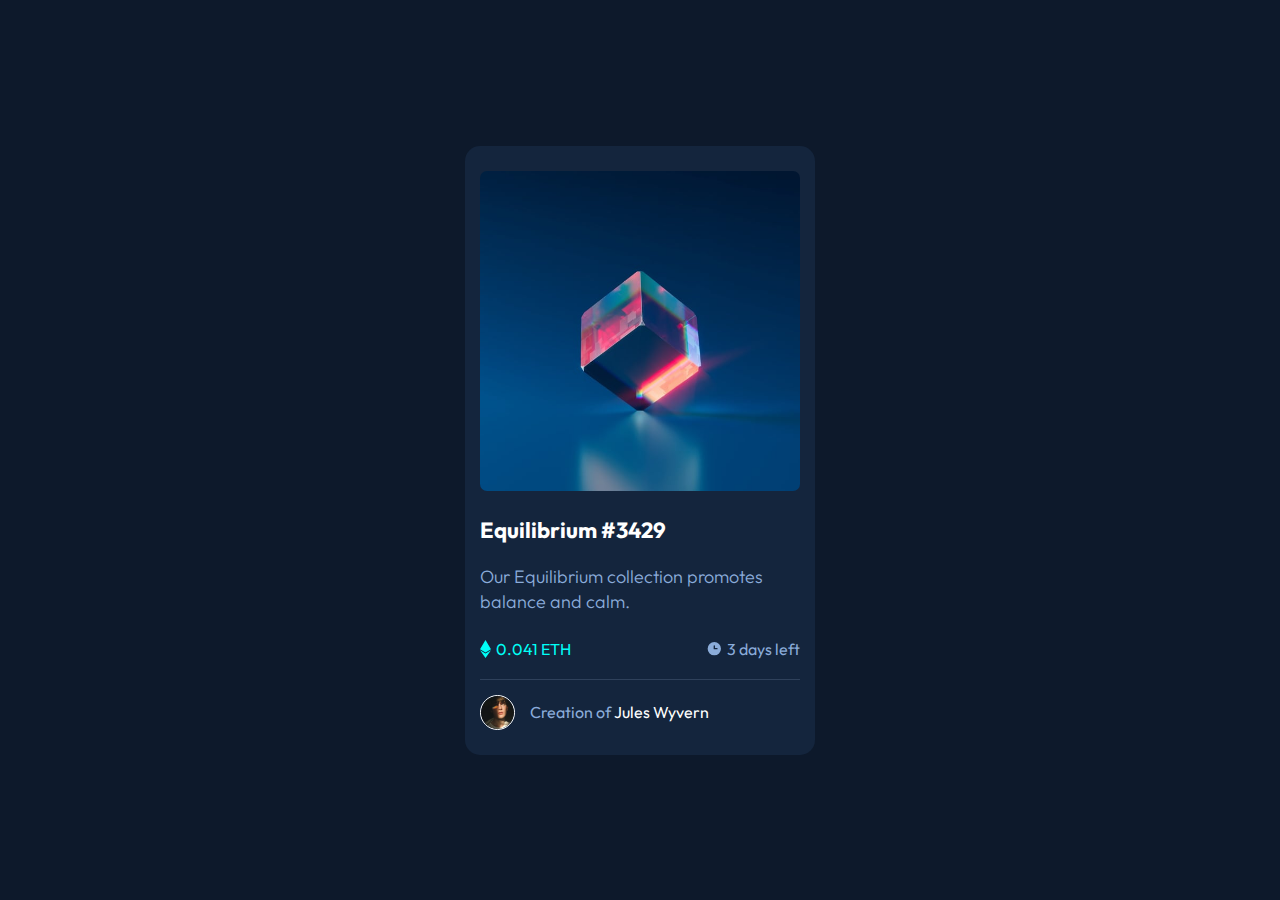
<file: proj2024/index.html>
<!DOCTYPE html>
<html lang="pt-br">
<head>
    <meta charset="UTF-8">
    <meta name="viewport" content="width=device-width, initial-scale=1.0">
    <meta name="description" content="NFT preview card component">
    <title>NFT preview card component</title>
    <link rel="shortcut icon" href="./scr/images/favicon-32x32.png" type="image/x-icon">
    <link rel="stylesheet" href="./scr/css/reset.css">
    <link rel="stylesheet" href="./scr/css/variables.css">
    <link rel="stylesheet" href="./scr/css/style.css">

        <link rel="preconnect" href="https://fonts.googleapis.com" />
    <link rel="preconnect" href="https://fonts.gstatic.com" crossorigin />
    <link href="https://fonts.googleapis.com/css2?family=Outfit:wght@300;400;600&display=swap" rel="stylesheet" />
</head>
<body>
    <main>
        <div class="nft-card">
            <a href="#" class="image-link">
                <img src="./scr/images/image-equilibrium.jpg" alt="equilibrium nft image" class="image">
            </a>

            <a class="title-link" href="#">
                <h2 class="title">Equilibrium #3429</h2>
            </a>
            <p class="about">Our Equilibrium collection promotes balance and calm.</p>

            <div class="info">
                <p class="price">0.041 ETH</p>
                <p class="days-left">3 days left</p>
            </div>

            <div class="creator">
                <img src="./scr/images/image-avatar.png" class="avatar" alt="avatar">
                <p class="text">Creation of <a href="#" class="name">Jules Wyvern</a></p>
            </div>
        </div>
    </main>
</body>
</html>
</file>
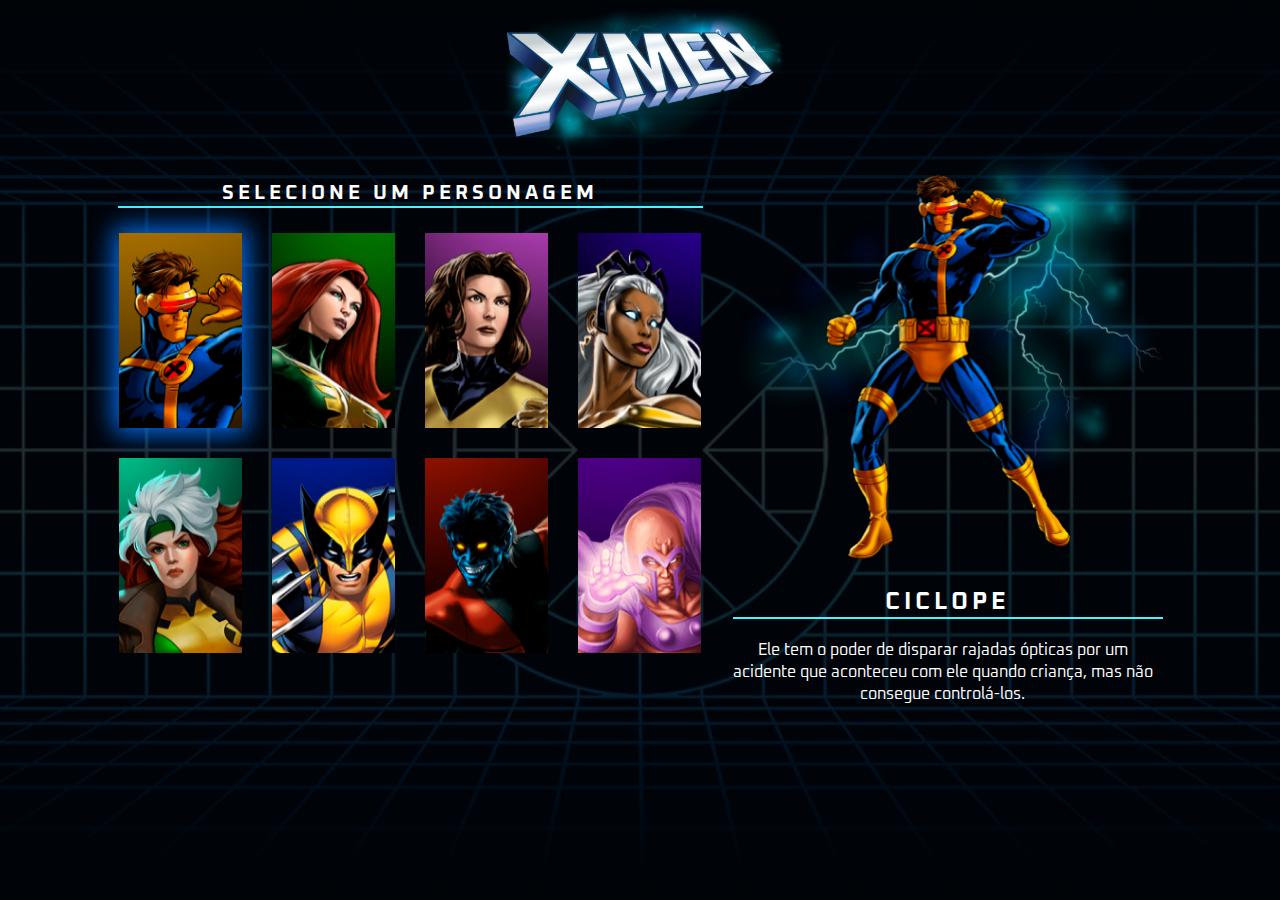
<file: x-men/index.html>
<!DOCTYPE html>
<html lang="pt-br">
  <head>
    <meta charset="UTF-8" />
    <meta name="viewport" content="width=device-width, initial-scale=1.0" />
    <title>X-Men</title>
    <link rel="preconnect" href="https://fonts.googleapis.com" />
    <link rel="preconnect" href="https://fonts.gstatic.com" crossorigin />
    <link href="https://fonts.googleapis.com/css2?family=Oxanium:wght@300;400;700&family=Poppins:wght@300;400;500;600;700&display=swap"
    rel="stylesheet"/>
    <link rel="stylesheet" href="./scr/css/reset.css">
    <link rel="stylesheet" href="./scr/css/style.css">
    <link rel="stylesheet" href="./scr/css/responsivo.css">
  </head>
  <body>
    <header class="cabecalho">
      <img class="logo" src="./scr/imagens/logo.svg" alt="Logotipo X-Men">
    </header>

    <main class="selecao-de-personagens">
      <section class="personagens">
        <h1 class="titulo">Selecione um personagem</h1>
        <ul class="lista-de-personagens">
          <li class="personagem selecionado" id="ciclope" data-name="Ciclope" data-description="Ele tem o poder de disparar rajadas ópticas por um acidente que aconteceu com ele quando criança, mas não consegue controlá-los">
            <img
              src="./scr/imagens/card-ciclope.jpg"
              alt="Personagem Ciclope"
            />
          </li>
          <li class="personagem" id="jean-grey" data-name="Jean Grey" data-description="Jean Grey é uma mutante nível ômega e o principal avatar da Força Fênix, no qual manifesta poderes cósmicos. A telepatia e telecinese">
            <img
              src="./scr/imagens/card-jean-grey.jpg"
              alt="Personagem Jean-Grey"
            />
          </li>
          <li class="personagem" id="lince-negra" data-name="Lince Negra" data-description="Ela tem o poder de atravessar matéria sólida,campos de energia,rajadas ópticas, continuando intacta,e também tem o poder de andar no ar">
            <img
              src="./scr/imagens/card-lince-negra.jpg"
              alt="Personagem Lince Negra"
            />
          </li>
          <li class="personagem" id="tempestade" data-name="Tempestade" data-description="Tem o poder de controlar as forças da natureza, muito poderosa ela pode produzir raios, chuvas, gelos, ventos, neblina, entre outros efeitos">
            <img
              src="./scr/imagens/card-tempestade.jpg"
              alt="Personagem Tempestade"
            />
          </li>
          <li class="personagem" id="vampira" data-name="Vampira" data-description="Ela tem o poder de absorver a vitalidade e memória das pessoas que toca ou no caso dos mutantes os poderes e a memória, mas só temporariamente">
            <img
              src="./scr/imagens/card-vampira.jpg"
              alt="Personagem Vampira"
            />
          </li>
          <li class="personagem" id="wolverine" data-name="Wolverine" data-description="Poderes. Garras Metálicas. Fator de Cura Regenerativo, Super Agilidade.">
            <img
              src="./scr/imagens/card-wolverine.jpg"
              alt="Personagem Wolverine"
            />
          </li>
          <li class="personagem" id="noturno" data-name="Noturno" data-description="Ele é um mutante que nasceu com cauda, orelhas pontudas e com o poder de se Teletransportar">
            <img
              src="./scr/imagens/card-noturno.jpg"
              alt="Personagem Noturno"
            />
          </li>
          <li class="personagem" id="magneto" data-name="Magneto" data-description="Ele tem o poder de magnetocinese, ou seja, controlar objetos de metal e criar campos magnéticos">
            <img
              src="./scr/imagens/card-magneto.jpg"
              alt="Personagem Magneto"
            />
          </li>
        </ul>
      </section>

      <section class="personagem-selecionado">
        <img
          class="personagem-grande"
          src="./scr/imagens/card-ciclope.png"
          alt="Personagem Ciclope selecionado"
        />

        <div class="informacoes-personagens">
          <h2 class="nome-personagem" id="nome-personagem">Ciclope</h2>
          <p class="descricao-personagem" id="descricao-personagem">
            Ele tem o poder de disparar rajadas ópticas por um acidente que
            aconteceu com ele quando criança, mas não consegue controlá-los.
          </p>
        </div>
      </section>
    </main>

    <script src="./scr/js/index.js"></script>

  </body>
</html>
</file>
<file: proj2024/scr/css/variables.css>
:root{
    --primary-soft: hsl(215, 51%, 70%);
    --primary-medium: hsl(178, 100%, 50%);

    --neutral-dark: hsl(217, 54%, 11%);
    --neutral-medium: hsl(216, 50%, 16%);
    --neutral-soft: hsl(215, 32%, 27%);
}
</file>
<file: proj2024/scr/css/style.css>
body{
    background-color: var(--neutral-dark);
    font-family: 'Outfit', sans-serif;
}

main{
    height: 100vh;
    display: flex;
    justify-content: center;
    align-items: center;
    padding: 0 30px;
}

.nft-card{
    max-width: 350px;
    background-color: var(--neutral-medium);
    border-radius: 15px;
    padding: 25px 15px;
}

.nft-card .image-link{
    position: relative;
    display: flex;
}

.nft-card .image-link .image{
    width: 100%;
    border-radius: 7px;
}

.nft-card .image-link::before{
    content: '';
    background-color: cyan;
    width: 100%;
    height: 100%;
    position: absolute;
    opacity: 0;
    transition: 0.3s ease-in-out;
}

.nft-card .image-link::after {
    content: '';
    background: url(../images/icon-view.svg) no-repeat center;
    position: absolute;
    width: 100%;
    height: 100%;
    opacity: 0;
    transition: 0.3s ease-in-out;
}

.nft-card .image-link:hover::before {
    opacity: 0.4;
}

.nft-card .image-link:hover::after {
    opacity: 1;
}

.nft-card .title-link .title{
    font-size: 22px;
    color: white;
    margin: 25px 0 20px;
}

.nft-card .title-link .title:hover{
    color: var(--primary-medium);
}

.nft-card .about{
    color: var(--primary-soft);
    font-size: 18px;
    font-weight: 300;
    line-height: 25px;
    margin-bottom: 24px;
}

.nft-card .info{
   display: flex;
   justify-content: space-between;
   margin: 25px 0 20px;
}

.nft-card .info .price{
    color: var(--primary-medium);
    display: flex;
}

.nft-card .info .price::before{
    content: '';
    background: url(../images/icon-ethereum.svg) no-repeat center;
    /* background-repeat: no-repeat;
    background-position: center; 
    < ESSA É A VERSÃO LONGA, QUE PARA FUNCIONAR TERIA QUE ESTAR 'BACKGROUD-IMAGE' AO INVÉS DE APENAS 'BACKGROUND'. FIZ NA VERSÃO SHORT-HAND(ACIMA). AMBOS TEM A MESMA FINALIDADE.*/
    width: 11px;
    height: 20px;
    display: inline-block;
    margin-right: 5px;
}

.nft-card .info .days-left{
    color: var(--primary-soft);
    display: flex;
}

.nft-card .info .days-left::before{
    content: '';
    background: url(../images/icon-clock.svg) no-repeat center;
    width: 15px;
    display: inline-block;
    margin-right: 5px;
}

.nft-card .creator{
    display: flex;
    align-items: center;
    border-top: 1px solid var(--neutral-soft);
    padding-top: 15px;
}

.nft-card .creator .avatar{
    max-width: 35px;
    border: 1px solid white;
    border-radius: 50%;
    margin-right: 15px;
}

.nft-card .creator .text{
    color: var(--primary-soft);
}

.nft-card .creator .text .name{
    color: white;
}

.nft-card .creator .text .name:hover{
color: var(--primary-medium);
}
</file>
<file: x-men/scr/css/style.css>
body {
  font-family: "Oxanium", cursive;
  background-color: #000000;
  color: #ffff;
}

body::before{
  content: '';
  background: url(../imagens/bg-desktop.jpg) no-repeat ;
  background-size: cover;
  background-position: center;
  width: 100%;
  height: 100%;
  position: absolute;
  z-index: -1;
  opacity: 0.2;
}

.cabecalho {
  display: flex;
  justify-content: center;
}

.selecao-de-personagens {
  display: flex;
  align-items: center;
  gap: 30px;
  min-height: calc (100vh - 152px);
  justify-content: center;
}

.selecao-de-personagens .lista-de-personagens {
  display: flex;
  flex-wrap: wrap;
  gap: 30px;
  justify-content: center;
}

.selecao-de-personagens .personagens {
  display: flex;
  flex-direction: column;
  align-items: center;
  max-width: 585px;
  gap: 25px;
}

.selecao-de-personagens .personagens .titulo {
  font-size: 20px;
  letter-spacing: 4px;
  text-transform: uppercase;
  border-bottom: 2px solid #47f4ff;
  width: 100%;
  text-align: center;
}

.lista-de-personagens .personagem img {
  width: 100%;
  height: 100%;
}

.lista-de-personagens .personagem.selecionado {
  box-shadow: 0px 0px 24px 5px #0271f7;
}

.personagem-selecionado {
  text-align: center;
  max-height: 530px;
}

.personagem-selecionado .personagem-grande {
  width: 430px;
  height: 430px;
}

.personagem-selecionado .nome-personagem {
  border-bottom: 2px solid #47f4ff;
  letter-spacing: 4px;
  text-transform: uppercase;
}

.personagem-selecionado .descricao-personagem {
  font-size: 16px;
  line-height: 22px;
  text-align: center;
  margin-top: 20px;
  width: 420px;
}
</file>
<file: x-men/scr/css/responsivo.css>
@media(max-width: 1100px){
    .cabecalho .logo{
        max-width: 190px;
    }

    .selecao-de-personagens{
        flex-direction: column-reverse;
        max-width: 430px;
        margin: 0 auto; 
    }

    .selecao-de-personagens .personagens{
        margin-top: 47px;
    }

    .selecao-de-personagens .personagens .titulo{
        font-size: 15px;
    }

    .selecao-de-personagens .lista-de-personagens{
        gap: 9px;
    }

    .selecao-de-personagens .personagem img{
        width: 80px;

    }

    .personagem-selecionado .personagem-grande{
        width: 350px;
        height: 350px;
    }

    .personagem-selecionado .descricao-personagem{
        width: 80%;
        font-size: 16px;
        margin: 20px auto;
    }
}
</file>
